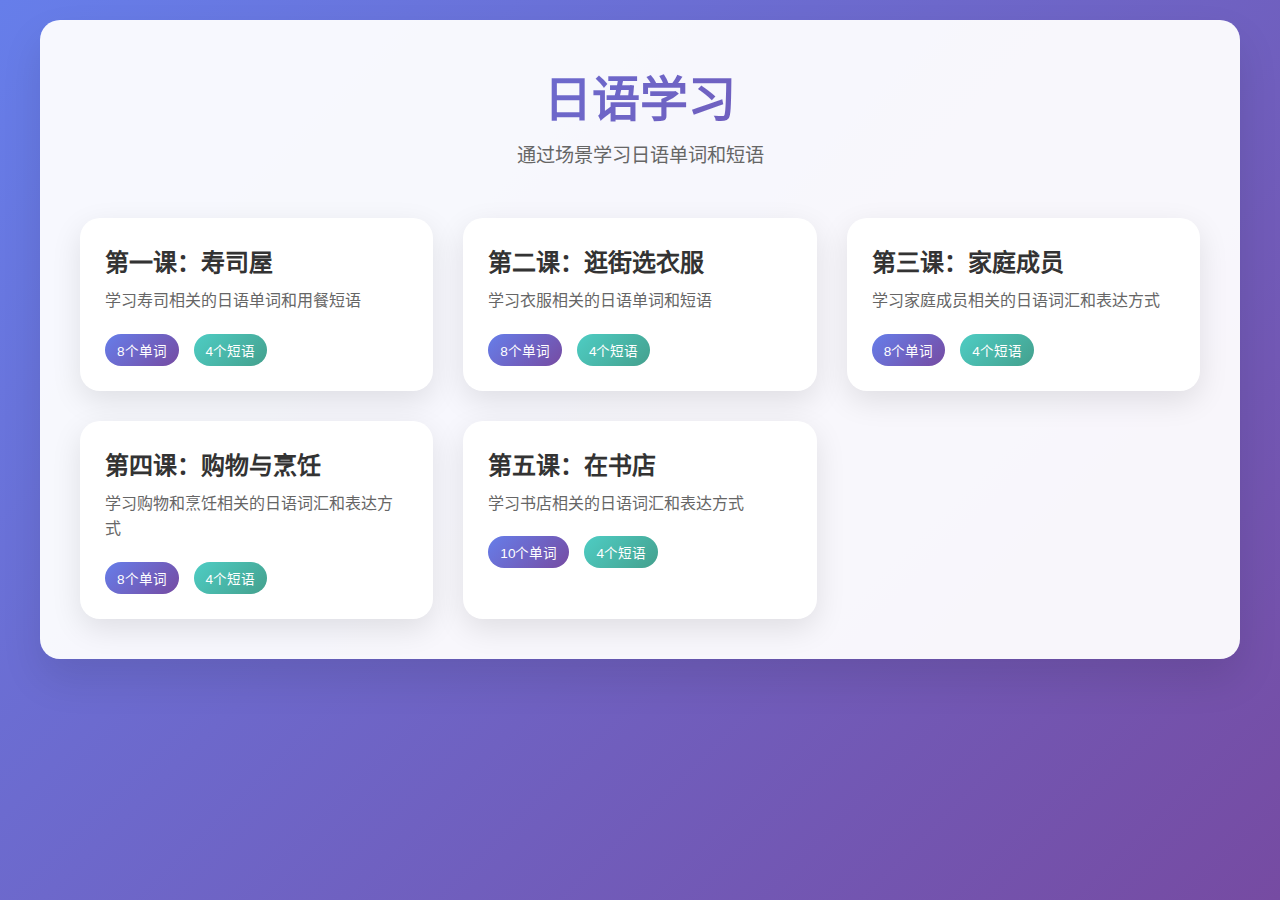
<file: index.html>
<!DOCTYPE html>
<html lang="zh-CN">
<head>
    <meta charset="UTF-8">
    <meta name="viewport" content="width=device-width, initial-scale=1.0">
    <title>日语学习 - 课程索引</title>
    <link rel="stylesheet" href="css/index.css">
</head>
<body>
    <div class="container">
        <header class="header">
            <h1>日语学习</h1>
            <p>通过场景学习日语单词和短语</p>
        </header>
        
        <main class="lessons-grid">
            <div class="lesson-card" onclick="window.location.href='lesson/lesson1.html'">
                <div class="lesson-content">
                    <h3>第一课：寿司屋</h3>
                    <p>学习寿司相关的日语单词和用餐短语</p>
                    <div class="lesson-stats">
                        <span class="word-count">8个单词</span>
                        <span class="phrase-count">4个短语</span>
                    </div>
                </div>
            </div>
            
            <div class="lesson-card" onclick="window.location.href='lesson/lesson2.html'">
                <div class="lesson-content">
                    <h3>第二课：逛街选衣服</h3>
                    <p>学习衣服相关的日语单词和短语</p>
                    <div class="lesson-stats">
                        <span class="word-count">8个单词</span>
                        <span class="phrase-count">4个短语</span>
                    </div>
                </div>
            </div>
            
            <div class="lesson-card" onclick="window.location.href='lesson/lesson3.html'">
                <div class="lesson-content">
                    <h3>第三课：家庭成员</h3>
                    <p>学习家庭成员相关的日语词汇和表达方式</p>
                    <div class="lesson-stats">
                        <span class="word-count">8个单词</span>
                        <span class="phrase-count">4个短语</span>
                    </div>
                </div>
            </div>
            
            <div class="lesson-card" onclick="window.location.href='lesson/lesson4.html'">
                <div class="lesson-content">
                    <h3>第四课：购物与烹饪</h3>
                    <p>学习购物和烹饪相关的日语词汇和表达方式</p>
                    <div class="lesson-stats">
                        <span class="word-count">8个单词</span>
                        <span class="phrase-count">4个短语</span>
                    </div>
                </div>
            </div>
            
            <div class="lesson-card" onclick="window.location.href='lesson/lesson5.html'">
                <div class="lesson-content">
                    <h3>第五课：在书店</h3>
                    <p>学习书店相关的日语词汇和表达方式</p>
                    <div class="lesson-stats">
                        <span class="word-count">10个单词</span>
                        <span class="phrase-count">4个短语</span>
                    </div>
                </div>
            </div>
        </main>
    </div>
</body>
</html>
</file>
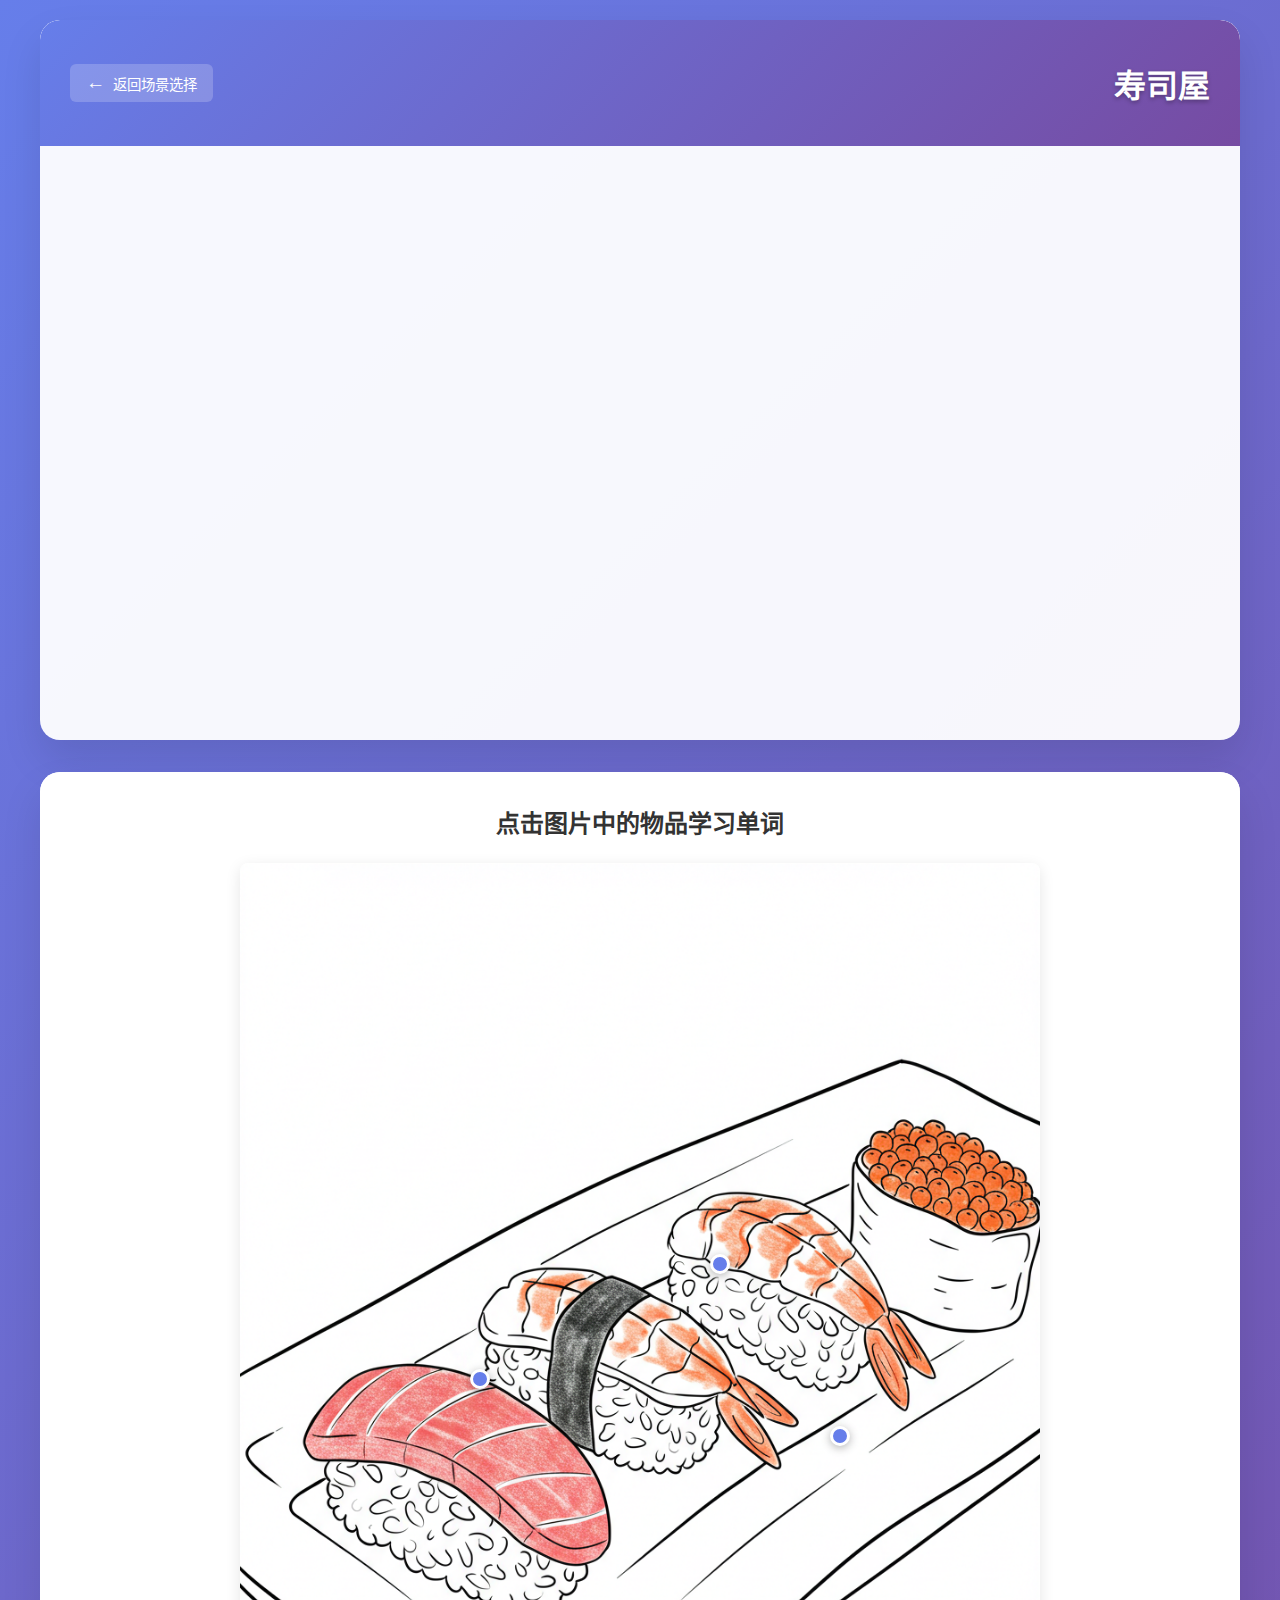
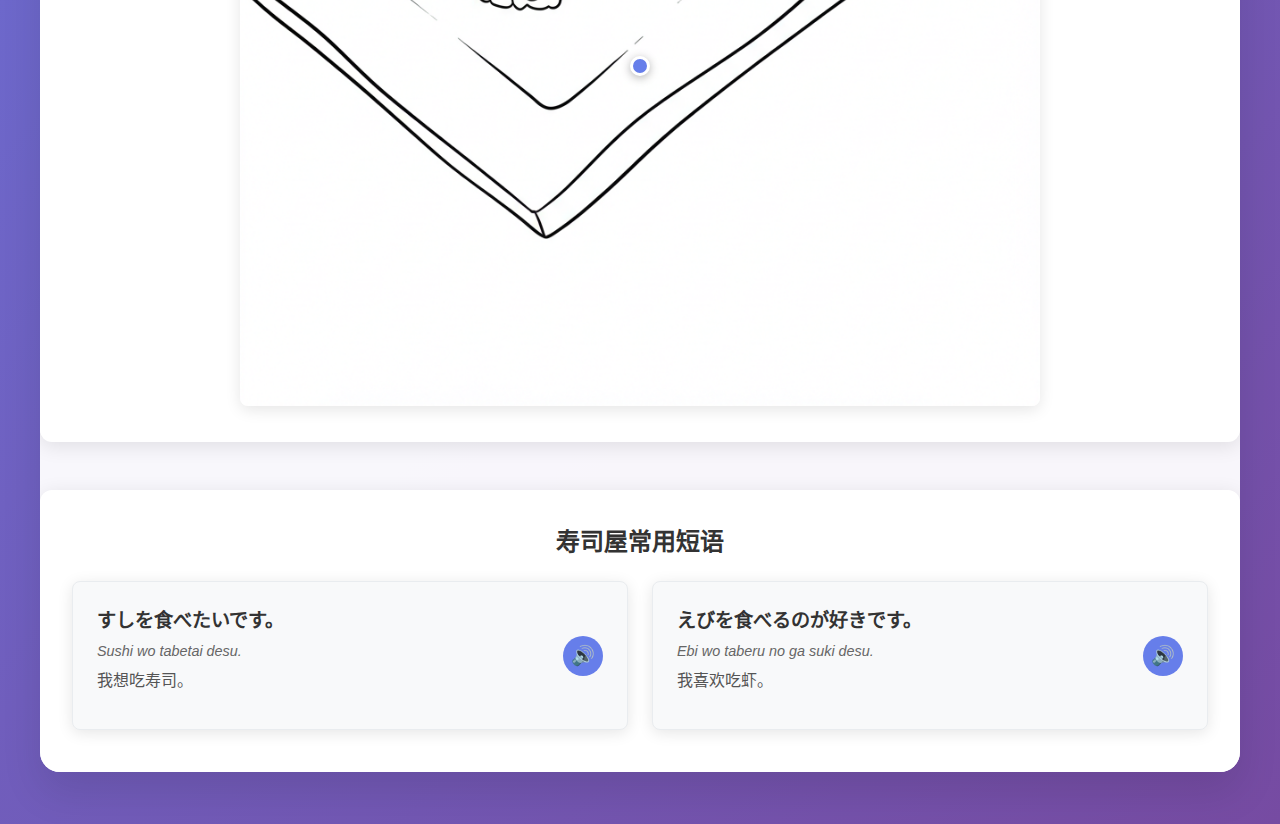
<file: lesson.html>
<!DOCTYPE html>
<html lang="zh-CN">
<head>
    <meta charset="UTF-8">
    <meta name="viewport" content="width=device-width, initial-scale=1.0">
    <title>寿司屋 - 日语学习</title>
    <link rel="stylesheet" href="css/main.css">
    <link rel="stylesheet" href="css/lesson.css">
</head>
<body>
    <header class="header">
        <div class="container">
            <div class="lesson-header">
                <button class="back-btn" onclick="goBack()">
                    <span class="back-icon">←</span>
                    返回场景选择
                </button>
                <h1 class="lesson-title">寿司屋</h1>
            </div>
        </div>
    </header>

    <main class="lesson-main">
        <div class="container">
            <!-- 场景图片学习区域 -->
            <section class="scene-section">
                <h2 class="section-title">点击图片中的物品学习单词</h2>
                <div class="scene-container">
                    <div class="scene-image-wrapper">
                        <img src="assets/images/01sushi/sushi.png" alt="寿司屋场景" class="scene-image" id="scene-image">
                        
                        <!-- 单词热点区域 -->
                        <!-- sushi - 指向盘子 -->
                        <div class="word-hotspot" data-word="sushi" style="left: 50%; top: 70%;">
                            <div class="hotspot-dot"></div>
                            <div class="hotspot-label">すし</div>
                        </div>
                        
                        <!-- maguro - 指向金枪鱼寿司 -->
                        <div class="word-hotspot" data-word="maguro" style="left: 30%; top: 45%;">
                            <div class="hotspot-dot"></div>
                            <div class="hotspot-label">まぐろ</div>
                        </div>
                        
                        <!-- ebi - 指向虾寿司 -->
                        <div class="word-hotspot" data-word="ebi" style="left: 60%; top: 35%;">
                            <div class="hotspot-dot"></div>
                            <div class="hotspot-label">えび</div>
                        </div>
                        
                        <!-- ikura - 指向鱼子寿司 -->
                        <div class="word-hotspot" data-word="ikura" style="left: 75%; top: 50%;">
                            <div class="hotspot-dot"></div>
                            <div class="hotspot-label">いくら</div>
                        </div>
                    </div>
                </div>
            </section>

            <!-- 短语学习区域 -->
            <section class="phrases-section">
                <h2 class="section-title">寿司屋常用短语</h2>
                <div class="phrases-grid">
                    <div class="phrase-card" data-phrase="phrase1">
                        <div class="phrase-content">
                            <div class="phrase-japanese">すしを食べたいです。</div>
                            <div class="phrase-romaji">Sushi wo tabetai desu.</div>
                            <div class="phrase-chinese">我想吃寿司。</div>
                        </div>
                        <button class="phrase-audio-btn" onclick="playPhraseAudio('phrase1')">
                            <span class="audio-icon">🔊</span>
                        </button>
                    </div>
                    
                    <div class="phrase-card" data-phrase="phrase2">
                        <div class="phrase-content">
                            <div class="phrase-japanese">えびを食べるのが好きです。</div>
                            <div class="phrase-romaji">Ebi wo taberu no ga suki desu.</div>
                            <div class="phrase-chinese">我喜欢吃虾。</div>
                        </div>
                        <button class="phrase-audio-btn" onclick="playPhraseAudio('phrase2')">
                            <span class="audio-icon">🔊</span>
                        </button>
                    </div>
                </div>
            </section>
        </div>
    </main>

    <!-- 单词详情弹窗 -->
    <div class="word-modal" id="word-modal">
        <div class="modal-content">
            <div class="modal-header">
                <h3 class="modal-title" id="modal-title">单词详情</h3>
                <button class="modal-close" onclick="closeWordModal()">&times;</button>
            </div>
            <div class="modal-body">
                <div class="word-details">
                    <div class="word-main">
                        <div class="word-kanji" id="word-kanji">鮪</div>
                        <div class="word-kana" id="word-kana">まぐろ</div>
                        <div class="word-romaji" id="word-romaji">maguro</div>
                    </div>
                    <div class="word-info">
                        <div class="word-pos" id="word-pos">名词</div>
                        <div class="word-meaning" id="word-meaning">金枪鱼</div>
                    </div>
                    <div class="word-example">
                        <div class="example-label">例句：</div>
                        <div class="example-japanese" id="example-japanese">まぐろの刺身が好きです。</div>
                        <div class="example-romaji" id="example-romaji">Maguro no sashimi ga suki desu.</div>
                        <div class="example-chinese" id="example-chinese">我喜欢金枪鱼刺身。</div>
                    </div>
                    <div class="word-actions">
                        <button class="audio-btn" onclick="playWordAudio()">
                            <span class="audio-icon">🔊</span>
                            播放发音
                        </button>
                    </div>
                </div>
            </div>
        </div>
    </div>

    <!-- 背景遮罩 -->
    <div class="modal-overlay" id="modal-overlay" onclick="closeWordModal()"></div>

    <script src="js/lesson.js"></script>
</body>
</html>
</file>
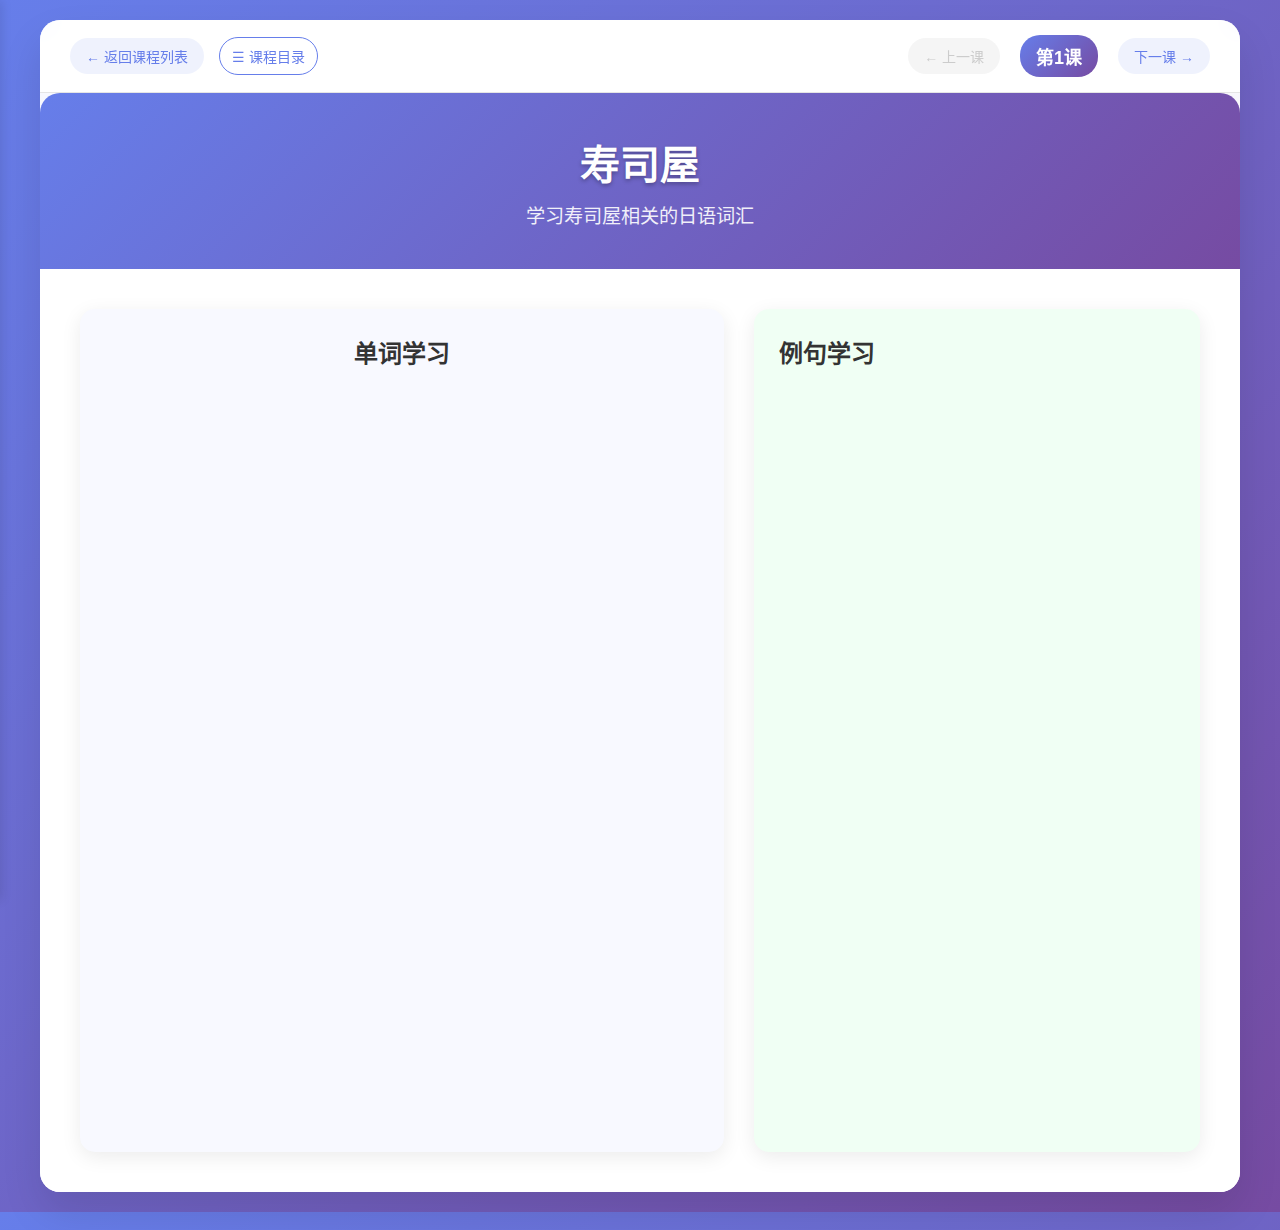
<file: lesson1.html>
<!DOCTYPE html>
<html lang="zh-CN">
<head>
    <meta charset="UTF-8">
    <meta name="viewport" content="width=device-width, initial-scale=1.0">
    <title>第一课：寿司店 - 日语学习</title>
    <link rel="stylesheet" href="css/main.css">
</head>
<body>
    <div class="container">
        <!-- 课程导航 -->
        <div class="lesson-navigation">
            <div class="nav-left">
                <a href="index.html" class="back-link">← 返回课程列表</a>
                <button id="sidebar-toggle" class="sidebar-toggle">☰ 课程目录</button>
            </div>
            <div class="nav-center">
                <span class="nav-arrow prev-lesson disabled">← 上一课</span>
                <span class="lesson-number">第1课</span>
                <a href="lesson2.html" class="nav-arrow next-lesson">下一课 →</a>
            </div>
        </div>
        
        <!-- 侧边栏 -->
        <div id="sidebar" class="sidebar">
            <div class="sidebar-header">
                <h3>课程目录</h3>
                <button id="sidebar-close" class="sidebar-close">×</button>
            </div>
            <div class="sidebar-content">
                <a href="lesson1.html" class="sidebar-item active">第1课 - 寿司屋</a>
                <a href="lesson2.html" class="sidebar-item">第2课 - 逛街选衣服</a>
            </div>
        </div>
        
        <!-- 课程标题区域 -->
        <div class="lesson-header">
            <h1 class="lesson-title" id="lesson-title">寿司屋</h1>
            <p class="lesson-description" id="lesson-description">学习寿司屋相关的日语词汇</p>
        </div>

        <!-- 学习区域 -->
        <div class="learning-section">
            <!-- 单词学习区域 -->
            <div class="words-area">
                <h2>单词学习</h2>
                <div id="words-list" class="words-grid">
                    <!-- 单词卡片将通过JavaScript动态生成 -->
                </div>
            </div>

            <!-- 短语展示区域 -->
            <div class="phrases-area">
                <h2>例句学习</h2>
                <div id="phrases-list" class="phrases-list">
                    <!-- 短语将通过JavaScript动态生成 -->
                </div>
            </div>
        </div>
    </div>

    <!-- 悬停提示框 -->
    <div id="hover-tooltip" class="tooltip">
        <div class="tooltip-content">
            <div class="japanese"></div>
            <div class="chinese"></div>
        </div>
    </div>

    <script src="js/lesson1-init.js"></script>
    <script src="js/main.js"></script>
</body>
</html>
</file>
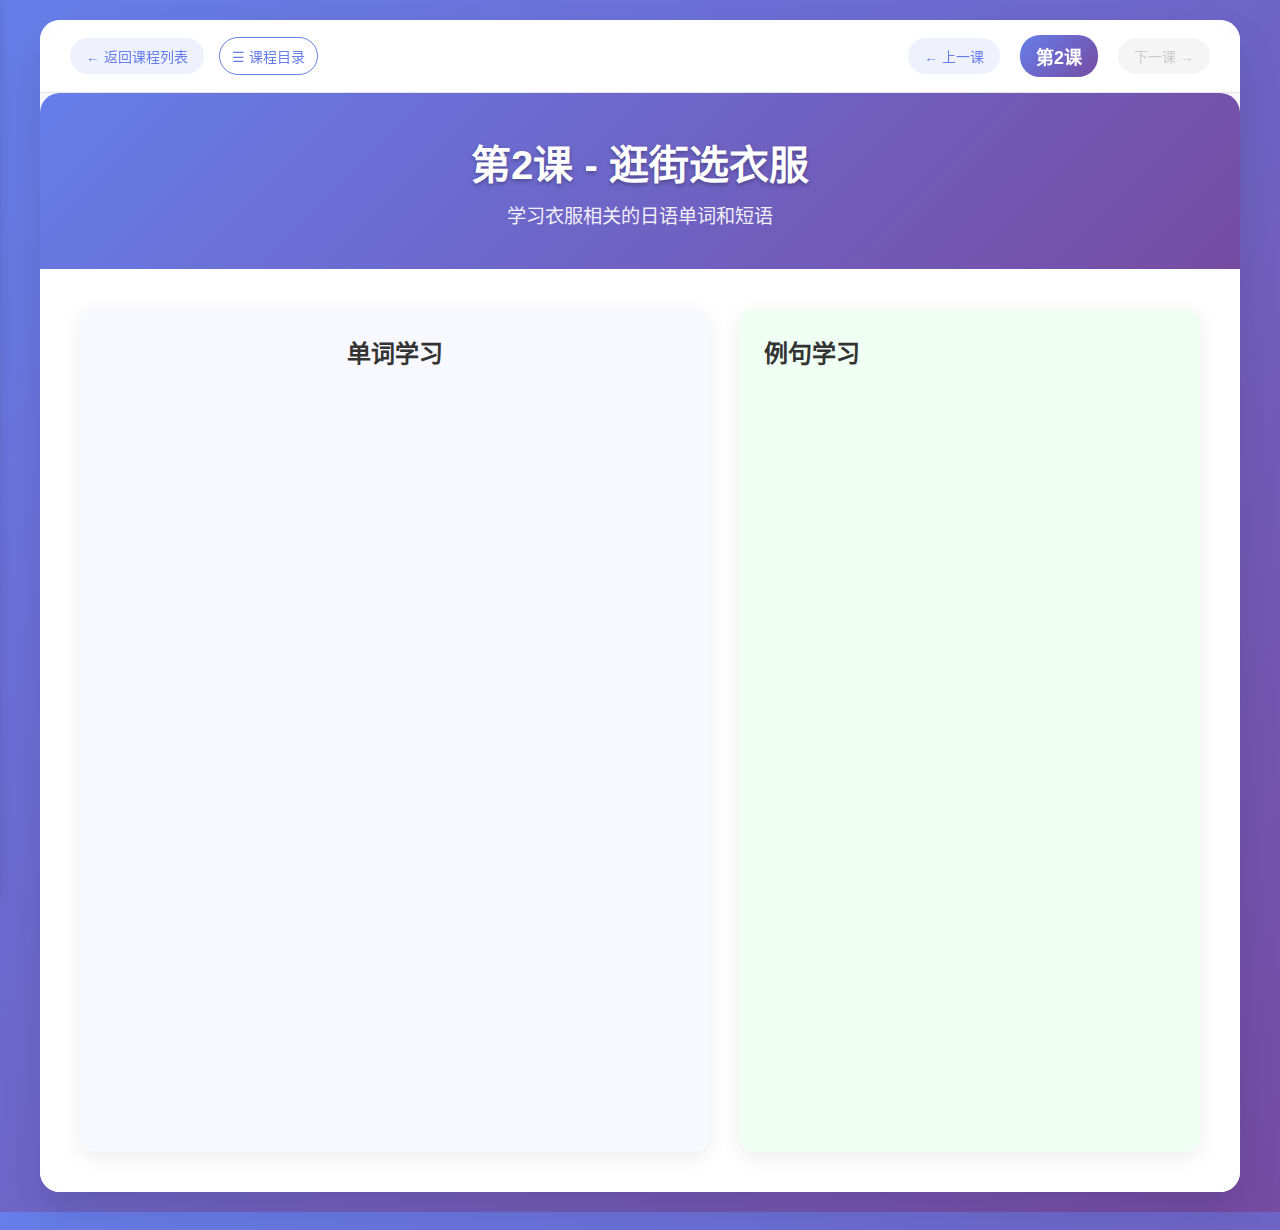
<file: lesson2.html>
<!DOCTYPE html>
<html lang="zh-CN">
<head>
    <meta charset="UTF-8">
    <meta name="viewport" content="width=device-width, initial-scale=1.0">
    <title>第2课：逛街选衣服 - 日语学习</title>
    <link rel="stylesheet" href="css/main.css">
</head>
<body>
    <div class="container">
        <!-- 课程导航 -->
        <div class="lesson-navigation">
            <div class="nav-left">
                <a href="index.html" class="back-link">← 返回课程列表</a>
                <button id="sidebar-toggle" class="sidebar-toggle">☰ 课程目录</button>
            </div>
            <div class="nav-center">
                <a href="lesson1.html" class="nav-arrow prev-lesson">← 上一课</a>
                <span class="lesson-number">第2课</span>
                <span class="nav-arrow next-lesson disabled">下一课 →</span>
            </div>
        </div>
        
        <!-- 侧边栏 -->
        <div id="sidebar" class="sidebar">
            <div class="sidebar-header">
                <h3>课程目录</h3>
                <button id="sidebar-close" class="sidebar-close">×</button>
            </div>
            <div class="sidebar-content">
                <a href="lesson1.html" class="sidebar-item">第1课 - 寿司屋</a>
                <a href="lesson2.html" class="sidebar-item active">第2课 - 逛街选衣服</a>
            </div>
        </div>
        
        <!-- 课程标题区域 -->
        <div class="lesson-header">
            <h1 class="lesson-title" id="lesson-title">第2课 - 逛街选衣服</h1>
            <p class="lesson-description" id="lesson-description">学习衣服相关的日语单词和短语</p>
        </div>

        <!-- 学习区域 -->
        <div class="learning-section">
            <!-- 单词学习区域 -->
            <div class="words-area">
                <h2>单词学习</h2>
                <div id="words-list" class="words-grid">
                    <!-- 单词卡片将通过JavaScript动态生成 -->
                </div>
            </div>

            <!-- 短语展示区域 -->
            <div class="phrases-area">
                <h2>例句学习</h2>
                <div id="phrases-list" class="phrases-list">
                    <!-- 短语将通过JavaScript动态生成 -->
                </div>
            </div>
        </div>
    </div>

    <!-- 悬停提示框 -->
    <div id="hover-tooltip" class="tooltip">
        <div class="tooltip-content">
            <div class="japanese"></div>
            <div class="chinese"></div>
        </div>
    </div>

    <script src="js/lesson2-init.js"></script>
    <script src="js/main.js"></script>
</body>
</html>
</file>
<file: css/index.css>
/* 基础样式 */
* {
    margin: 0;
    padding: 0;
    box-sizing: border-box;
}

body {
    font-family: 'Segoe UI', Tahoma, Geneva, Verdana, sans-serif;
    background: linear-gradient(135deg, #667eea 0%, #764ba2 100%);
    min-height: 100vh;
    padding: 20px;
}

.container {
    max-width: 1200px;
    margin: 0 auto;
    background: rgba(255, 255, 255, 0.95);
    border-radius: 20px;
    box-shadow: 0 20px 40px rgba(0, 0, 0, 0.1);
    overflow: hidden;
    padding: 40px;
}

/* 头部样式 */
.header {
    text-align: center;
    margin-bottom: 50px;
}

.header h1 {
    font-size: 3rem;
    color: #333;
    margin-bottom: 10px;
    font-weight: 700;
    background: linear-gradient(135deg, #667eea 0%, #764ba2 100%);
    -webkit-background-clip: text;
    -webkit-text-fill-color: transparent;
    background-clip: text;
}

.header p {
    font-size: 1.2rem;
    color: #666;
    font-weight: 400;
}

/* 课程网格 */
.lessons-grid {
    display: grid;
    grid-template-columns: repeat(auto-fit, minmax(300px, 1fr));
    gap: 30px;
    margin-top: 40px;
}

/* 课程卡片 */
.lesson-card {
    background: white;
    border-radius: 20px;
    overflow: hidden;
    box-shadow: 0 10px 30px rgba(0, 0, 0, 0.1);
    transition: all 0.3s ease;
    cursor: pointer;
    position: relative;
}

.lesson-card:hover {
    transform: translateY(-10px);
    box-shadow: 0 20px 50px rgba(0, 0, 0, 0.15);
}

.lesson-card.coming-soon {
    opacity: 0.7;
    cursor: not-allowed;
}

.lesson-card.coming-soon:hover {
    transform: none;
    box-shadow: 0 10px 30px rgba(0, 0, 0, 0.1);
}

/* 课程图片 */
.lesson-image {
    height: 200px;
    overflow: hidden;
    position: relative;
}

.lesson-image img {
    width: 100%;
    height: 100%;
    object-fit: cover;
    transition: transform 0.3s ease;
}

.lesson-card:hover .lesson-image img {
    transform: scale(1.05);
}

.lesson-image .placeholder {
    width: 100%;
    height: 100%;
    background: linear-gradient(135deg, #f5f7fa 0%, #c3cfe2 100%);
    display: flex;
    align-items: center;
    justify-content: center;
    font-size: 1.1rem;
    color: #666;
    font-weight: 500;
}

/* 课程内容 */
.lesson-content {
    padding: 25px;
}

.lesson-content h3 {
    font-size: 1.5rem;
    color: #333;
    margin-bottom: 10px;
    font-weight: 600;
}

.lesson-content p {
    color: #666;
    font-size: 1rem;
    line-height: 1.6;
    margin-bottom: 20px;
}

/* 课程统计 */
.lesson-stats {
    display: flex;
    gap: 15px;
}

.lesson-stats span {
    background: linear-gradient(135deg, #667eea 0%, #764ba2 100%);
    color: white;
    padding: 6px 12px;
    border-radius: 20px;
    font-size: 0.85rem;
    font-weight: 500;
}

.lesson-stats .phrase-count {
    background: linear-gradient(135deg, #4ecdc4 0%, #44a08d 100%);
}

/* 响应式设计 */
@media (max-width: 768px) {
    body {
        padding: 15px;
    }
    
    .container {
        margin: 5px;
        padding: 25px;
        border-radius: 15px;
    }
    
    .header {
        margin-bottom: 40px;
    }
    
    .header h1 {
        font-size: 2.5rem;
        margin-bottom: 12px;
    }
    
    .header p {
        font-size: 1.1rem;
    }
    
    .lessons-grid {
        grid-template-columns: 1fr;
        gap: 25px;
        margin-top: 30px;
    }
    
    .lesson-card {
        border-radius: 15px;
    }
    
    .lesson-image {
        height: 180px;
    }
    
    .lesson-content {
        padding: 22px;
    }
    
    .lesson-content h3 {
        font-size: 1.4rem;
        margin-bottom: 12px;
    }
    
    .lesson-content p {
        font-size: 1rem;
        margin-bottom: 18px;
        line-height: 1.5;
    }
    
    .lesson-stats {
        gap: 12px;
        flex-wrap: wrap;
        justify-content: center;
    }
    
    .lesson-stats span {
        font-size: 0.9rem;
        padding: 8px 14px;
    }
}

@media (max-width: 480px) {
    body {
        padding: 10px;
        font-size: 16px;
    }
    
    .container {
        margin: 0;
        padding: 20px;
        border-radius: 12px;
    }
    
    .header {
        margin-bottom: 35px;
    }
    
    .header h1 {
        font-size: 2.2rem;
        margin-bottom: 10px;
        line-height: 1.2;
    }
    
    .header p {
        font-size: 1rem;
        line-height: 1.4;
    }
    
    .lessons-grid {
        gap: 20px;
        margin-top: 25px;
    }
    
    .lesson-card {
        border-radius: 12px;
        box-shadow: 0 8px 25px rgba(0, 0, 0, 0.12);
    }
    
    .lesson-image {
        height: 160px;
    }
    
    .lesson-content {
        padding: 20px;
    }
    
    .lesson-content h3 {
        font-size: 1.3rem;
        margin-bottom: 10px;
        line-height: 1.3;
    }
    
    .lesson-content p {
        font-size: 0.95rem;
        margin-bottom: 16px;
        line-height: 1.5;
    }
    
    .lesson-stats {
        flex-direction: column;
        gap: 10px;
        align-items: center;
    }
    
    .lesson-stats span {
        text-align: center;
        font-size: 0.85rem;
        padding: 7px 12px;
        min-width: 120px;
    }
}

/* 超小屏设备优化 */
@media (max-width: 360px) {
    .container {
        padding: 15px;
    }
    
    .header h1 {
        font-size: 2rem;
    }
    
    .header p {
        font-size: 0.95rem;
    }
    
    .lesson-content {
        padding: 18px;
    }
    
    .lesson-content h3 {
        font-size: 1.2rem;
    }
    
    .lesson-content p {
        font-size: 0.9rem;
    }
    
    .lesson-stats span {
        font-size: 0.8rem;
        padding: 6px 10px;
        min-width: 110px;
    }
}
</file>
<file: css/main.css>
/* 基础样式 */
* {
    margin: 0;
    padding: 0;
    box-sizing: border-box;
}

body {
    font-family: 'Segoe UI', Tahoma, Geneva, Verdana, sans-serif;
    background: linear-gradient(135deg, #667eea 0%, #764ba2 100%);
    min-height: 100vh;
    padding: 20px;
}

.container {
    max-width: 1200px;
    margin: 0 auto;
    background: rgba(255, 255, 255, 0.95);
    border-radius: 20px;
    box-shadow: 0 20px 40px rgba(0, 0, 0, 0.1);
    overflow: hidden;
    display: flex;
    flex-direction: column;
    min-height: 80vh;
    position: relative;
}

/* 课程导航栏 */
.lesson-navigation {
    display: flex;
    justify-content: space-between;
    align-items: center;
    padding: 15px 30px;
    background: rgba(255, 255, 255, 0.95);
    border-bottom: 1px solid rgba(0, 0, 0, 0.1);
    backdrop-filter: blur(10px);
}

.nav-left {
    display: flex;
    align-items: center;
    gap: 15px;
}

.back-link {
    display: inline-flex;
    align-items: center;
    padding: 8px 16px;
    background: rgba(102, 126, 234, 0.1);
    color: #667eea;
    text-decoration: none;
    border-radius: 20px;
    font-weight: 500;
    transition: all 0.3s ease;
    font-size: 14px;
}

.back-link:hover {
    background: rgba(102, 126, 234, 0.2);
    transform: translateY(-1px);
}

.sidebar-toggle {
    background: none;
    border: 1px solid #667eea;
    color: #667eea;
    padding: 8px 12px;
    border-radius: 20px;
    cursor: pointer;
    font-size: 14px;
    transition: all 0.3s ease;
}

.sidebar-toggle:hover {
    background: #667eea;
    color: white;
}

.nav-center {
    display: flex;
    align-items: center;
    gap: 20px;
}

.lesson-number {
    font-size: 18px;
    font-weight: 600;
    color: #333;
    padding: 8px 16px;
    background: linear-gradient(135deg, #667eea, #764ba2);
    color: white;
    border-radius: 20px;
}

.nav-arrow {
    padding: 8px 16px;
    border-radius: 20px;
    text-decoration: none;
    font-weight: 500;
    transition: all 0.3s ease;
    font-size: 14px;
}

.nav-arrow:not(.disabled) {
    color: #667eea;
    background: rgba(102, 126, 234, 0.1);
}

.nav-arrow:not(.disabled):hover {
    background: rgba(102, 126, 234, 0.2);
    transform: translateY(-1px);
}

.nav-arrow.disabled {
    color: #ccc;
    background: #f5f5f5;
    cursor: not-allowed;
}

/* 侧边栏 */
.sidebar {
    position: fixed;
    top: 0;
    left: -300px;
    width: 300px;
    height: 100vh;
    background: white;
    box-shadow: 2px 0 10px rgba(0, 0, 0, 0.1);
    transition: left 0.3s ease;
    z-index: 1000;
    display: flex;
    flex-direction: column;
}

.sidebar.active {
    left: 0;
}

.sidebar-header {
    padding: 20px;
    background: linear-gradient(135deg, #667eea, #764ba2);
    color: white;
    display: flex;
    justify-content: space-between;
    align-items: center;
}

.sidebar-header h3 {
    margin: 0;
    font-size: 18px;
}

.sidebar-close {
    background: none;
    border: none;
    color: white;
    font-size: 24px;
    cursor: pointer;
    padding: 0;
    width: 30px;
    height: 30px;
    display: flex;
    align-items: center;
    justify-content: center;
    border-radius: 50%;
    transition: background 0.3s ease;
}

.sidebar-close:hover {
    background: rgba(255, 255, 255, 0.2);
}

.sidebar-content {
    flex: 1;
    padding: 20px 0;
}

.sidebar-item {
    display: block;
    padding: 15px 20px;
    color: #333;
    text-decoration: none;
    transition: all 0.3s ease;
    border-left: 4px solid transparent;
}

.sidebar-item:hover {
    background: #f8f9ff;
    border-left-color: #667eea;
}

.sidebar-item.active {
    background: #f8f9ff;
    border-left-color: #667eea;
    color: #667eea;
    font-weight: 600;
}

/* 课程标题区域 */
.lesson-header {
    background: linear-gradient(135deg, #667eea 0%, #764ba2 100%);
    color: white;
    padding: 40px 30px;
    text-align: center;
    border-radius: 20px 20px 0 0;
}

.lesson-title {
    font-size: 2.5rem;
    font-weight: 700;
    margin-bottom: 10px;
    text-shadow: 0 2px 4px rgba(0, 0, 0, 0.3);
}

.lesson-description {
    font-size: 1.2rem;
    opacity: 0.9;
    font-weight: 300;
}

/* 热点区域 */
.hotspot {
    position: absolute;
    width: 30px;
    height: 30px;
    background: rgba(102, 126, 234, 0.8);
    border: 3px solid white;
    border-radius: 50%;
    cursor: pointer;
    transition: all 0.3s ease;
    animation: pulse 2s infinite;
}

.hotspot:hover {
    background: rgba(102, 126, 234, 1);
    transform: scale(1.2);
    animation: none;
}

@keyframes pulse {
    0% {
        box-shadow: 0 0 0 0 rgba(102, 126, 234, 0.7);
    }
    70% {
        box-shadow: 0 0 0 10px rgba(102, 126, 234, 0);
    }
    100% {
        box-shadow: 0 0 0 0 rgba(102, 126, 234, 0);
    }
}

/* 学习区域 - 全屏显示 */
.learning-section {
    flex: 1;
    display: flex;
    gap: 30px;
    padding: 40px;
    background: white;
    min-height: 60vh;
}

/* 单词学习区域 */
.words-area {
    flex: 1.5;
    background: #f8f9ff;
    border-radius: 15px;
    padding: 25px;
    box-shadow: 0 5px 20px rgba(0, 0, 0, 0.08);
}

.words-area h2 {
    color: #333;
    font-size: 24px;
    margin-bottom: 20px;
    font-weight: 600;
    text-align: center;
}

.words-grid {
    display: grid;
    grid-template-columns: repeat(auto-fit, minmax(250px, 1fr));
    gap: 15px;
}

.word-card {
    background: white;
    border-radius: 12px;
    padding: 12px; /* 减少内边距 */
    box-shadow: 0 3px 15px rgba(0, 0, 0, 0.1);
    transition: all 0.3s ease;
    border-left: 4px solid #667eea;
    cursor: pointer;
    position: relative;
    overflow: hidden;
}

.word-card::before {
    content: '';
    position: absolute;
    top: 0;
    left: 0;
    right: 0;
    bottom: 0;
    background: linear-gradient(45deg, transparent, rgba(102, 126, 234, 0.1), transparent);
    transform: translateX(-100%);
    transition: transform 0.6s ease;
}

.word-card:hover {
    transform: translateY(-3px);
    box-shadow: 0 8px 25px rgba(0, 0, 0, 0.15);
}

.word-card:hover::before {
    transform: translateX(100%);
}

.word-card.active {
    border-left-color: #ff6b6b;
    background: #fff5f5;
    transform: translateY(-2px);
    box-shadow: 0 10px 30px rgba(255, 107, 107, 0.2);
}

.word-card.active::before {
    background: linear-gradient(45deg, transparent, rgba(255, 107, 107, 0.1), transparent);
}

.word-japanese {
    font-size: 1.4rem; /* 稍微减小 */
    font-weight: 700;
    color: #333;
    margin-bottom: 4px; /* 减少间距 */
}

.word-hiragana {
    font-size: 1rem;
    color: #667eea;
    font-weight: 500;
    margin-left: 8px;
    opacity: 0.8;
}

.word-romaji {
    font-size: 0.9rem; /* 减小字体 */
    color: #667eea;
    margin-bottom: 4px; /* 减少间距 */
    font-weight: 500;
}

.word-meaning {
    font-size: 0.9rem; /* 减小字体 */
    color: #333;
    margin-bottom: 3px; /* 减少间距 */
    font-weight: 500;
}

.word-part-of-speech {
    font-size: 0.75rem; /* 减小字体 */
    color: #888;
    background: #f0f0f0;
    padding: 1px 6px; /* 减少内边距 */
    border-radius: 12px;
    display: inline-block;
}

/* 短语展示区域 */
.phrases-area {
    flex: 1;
    background: #f0fff4;
    border-radius: 15px;
    padding: 25px;
    box-shadow: 0 5px 20px rgba(0, 0, 0, 0.08);
}

.phrases-area h2 {
    color: #333;
    font-size: 24px;
    margin-bottom: 20px;
    font-weight: 600;
}

.phrases-list {
    display: flex;
    flex-direction: column;
    gap: 12px;
}

.phrase-card {
    background: white;
    border-radius: 12px;
    padding: 18px;
    margin-bottom: 10px;
    box-shadow: 0 3px 15px rgba(0, 0, 0, 0.1);
    transition: all 0.3s ease;
    cursor: pointer;
    position: relative;
    overflow: hidden;
    border-left: 4px solid #4ecdc4;
}

.phrase-card::before {
    content: '';
    position: absolute;
    top: 0;
    left: 0;
    right: 0;
    bottom: 0;
    background: linear-gradient(45deg, transparent, rgba(78, 205, 196, 0.1), transparent);
    transform: translateX(-100%);
    transition: transform 0.6s ease;
}

.phrase-card:hover {
    transform: translateY(-3px);
    box-shadow: 0 8px 25px rgba(0, 0, 0, 0.15);
}

.phrase-card:hover::before {
    transform: translateX(100%);
}

.phrase-card.active {
    border-left-color: #ff9f43;
    background: #fff8f0;
    transform: translateY(-2px);
    box-shadow: 0 10px 30px rgba(255, 159, 67, 0.2);
}

.phrase-card.active::before {
    background: linear-gradient(45deg, transparent, rgba(255, 159, 67, 0.1), transparent);
}

.phrase-japanese {
    font-size: 22px; /* 增大字体 */
    font-weight: bold;
    color: #333;
    margin-bottom: 12px; /* 增加间距 */
    line-height: 1.6;
    word-break: keep-all;
    overflow-wrap: break-word;
    white-space: normal;
}

.phrase-romaji {
    font-size: 16px; /* 增大字体 */
    color: #666;
    font-style: italic;
    margin-bottom: 12px; /* 增加间距 */
    line-height: 1.5;
    word-break: keep-all;
    overflow-wrap: break-word;
    white-space: normal;
}

.phrase-chinese {
    font-size: 16px; /* 增大字体 */
    color: #007bff;
    font-weight: 500;
    margin-bottom: 12px;
    line-height: 1.6;
    word-break: keep-all;
    overflow-wrap: break-word;
    white-space: normal;
}

.phrase-tip {
    font-size: 14px;
    line-height: 1.5;
    margin-top: 8px;
    word-break: keep-all;
    overflow-wrap: break-word;
    white-space: normal;
    color: #666;
    font-style: normal;
}

/* 悬停提示框 */
.tooltip {
    position: absolute;
    background: rgba(0, 0, 0, 0.9);
    color: white;
    padding: 10px 15px;
    border-radius: 8px;
    font-size: 14px;
    pointer-events: none;
    z-index: 1000;
    opacity: 0;
    transition: opacity 0.3s ease;
    max-width: 200px;
}

.tooltip.show {
    opacity: 1;
}

.tooltip-content .japanese {
    font-size: 16px;
    font-weight: 600;
    margin-bottom: 3px;
}

.tooltip-content .romaji {
    font-size: 13px;
    color: #aaa;
    font-style: italic;
    margin-bottom: 3px;
}

.tooltip-content .chinese {
    font-size: 14px;
    color: #ccc;
}

/* 加载动画 */
.loading {
    display: flex;
    justify-content: center;
    align-items: center;
    height: 200px;
    font-size: 16px;
    color: #666;
}

.loading::after {
    content: '';
    width: 20px;
    height: 20px;
    border: 2px solid #f3f3f3;
    border-top: 2px solid #667eea;
    border-radius: 50%;
    animation: spin 1s linear infinite;
    margin-left: 10px;
}

@keyframes spin {
    0% { transform: rotate(0deg); }
    100% { transform: rotate(360deg); }
}

/* 淡入动画 */
.fade-in {
    animation: fadeIn 0.5s ease-in;
}

@keyframes fadeIn {
    from { opacity: 0; transform: translateY(20px); }
    to { opacity: 1; transform: translateY(0); }
}

/* 脉冲动画 */
.pulse {
    animation: pulse 2s infinite;
}

@keyframes pulse {
    0% { transform: scale(1); }
    50% { transform: scale(1.05); }
    100% { transform: scale(1); }
}

/* 成功反馈动画 */
.success-feedback {
    animation: successPop 0.6s ease-out;
}

@keyframes successPop {
    0% { transform: scale(1); }
    50% { transform: scale(1.1); background-color: #52c41a; }
    100% { transform: scale(1); }
}

/* 点击波纹效果 */
.ripple {
    position: relative;
    overflow: hidden;
}

.ripple::after {
    content: '';
    position: absolute;
    top: 50%;
    left: 50%;
    width: 0;
    height: 0;
    border-radius: 50%;
    background: rgba(255, 255, 255, 0.6);
    transform: translate(-50%, -50%);
    animation: rippleEffect 0.6s ease-out;
}

@keyframes rippleEffect {
    to {
        width: 300px;
        height: 300px;
        opacity: 0;
    }
}

/* 热点样式 */
.hotspot {
    position: absolute;
    width: 20px;
    height: 20px;
    background: #ff6b6b;
    border: 3px solid white;
    border-radius: 50%;
    cursor: pointer;
    transform: translate(-50%, -50%);
    z-index: 10;
    transition: all 0.3s ease;
    box-shadow: 0 2px 10px rgba(0, 0, 0, 0.2);
}

.hotspot:hover {
    transform: translate(-50%, -50%) scale(1.2);
    box-shadow: 0 4px 15px rgba(0, 0, 0, 0.3);
}

.hotspot::after {
    content: attr(data-index);
    position: absolute;
    top: 50%;
    left: 50%;
    transform: translate(-50%, -50%);
    color: white;
    font-size: 12px;
    font-weight: bold;
    text-shadow: 0 1px 2px rgba(0, 0, 0, 0.5);
}

/* 热点脉冲动画 */
.hotspot.pulse {
    animation: pulse 2s infinite;
}

@keyframes pulse {
    0% {
        box-shadow: 0 0 0 0 rgba(255, 107, 107, 0.7);
    }
    70% {
        box-shadow: 0 0 0 10px rgba(255, 107, 107, 0);
    }
    100% {
        box-shadow: 0 0 0 0 rgba(255, 107, 107, 0);
    }
}

/* 提示框样式 */
.tooltip {
    position: absolute;
    background: rgba(0, 0, 0, 0.9);
    color: white;
    padding: 12px 16px;
    border-radius: 8px;
    font-size: 14px;
    z-index: 1000;
    opacity: 0;
    transform: translateY(10px);
    transition: all 0.3s ease;
    pointer-events: none;
    max-width: 200px;
    box-shadow: 0 4px 20px rgba(0, 0, 0, 0.3);
}

.tooltip.show {
    opacity: 1;
    transform: translateY(0);
}

.tooltip .japanese {
    font-size: 16px;
    font-weight: bold;
    margin-bottom: 4px;
}

.tooltip .romaji {
    font-size: 12px;
    color: #ccc;
    margin-bottom: 4px;
}

.tooltip .chinese {
    font-size: 14px;
    color: #fff;
}

/* 加载动画 */
.loading {
    text-align: center;
    padding: 40px;
    color: #666;
    font-size: 16px;
}

/* 淡入动画 */
.fade-in {
    animation: fadeIn 0.6s ease forwards;
    opacity: 0;
}

@keyframes fadeIn {
    to {
        opacity: 1;
    }
}

/* 波纹效果 */
.ripple {
    position: relative;
    overflow: hidden;
}

.ripple::after {
    content: '';
    position: absolute;
    top: 50%;
    left: 50%;
    width: 0;
    height: 0;
    border-radius: 50%;
    background: rgba(255, 255, 255, 0.5);
    transform: translate(-50%, -50%);
    animation: ripple 0.6s ease-out;
}

@keyframes ripple {
    to {
        width: 300px;
        height: 300px;
        opacity: 0;
    }
}

/* 响应式设计 */
@media (max-width: 1024px) {
    .container {
        margin: 10px;
        min-height: 90vh;
    }
    
    .image-section {
        flex: 0 0 450px;
        padding: 25px;
    }
    
    #scene-image {
        max-height: 380px;
    }
    
    .learning-section {
        gap: 20px;
        padding: 25px;
    }
    
    .words-area, .phrases-area {
        padding: 20px;
        flex: none;
    }
    
    .words-area {
        order: 1;
    }
    
    .phrases-area {
        order: 2;
    }
}

/* 平板设备优化 */
@media (max-width: 768px) {
    body {
        padding: 10px;
    }
    
    .container {
        margin: 5px;
        border-radius: 15px;
        min-height: 95vh;
    }
    
    .lesson-navigation {
        padding: 12px 20px;
        flex-wrap: wrap;
        gap: 10px;
    }
    
    .nav-center {
        gap: 15px;
        order: 3;
        width: 100%;
        justify-content: center;
        margin-top: 10px;
    }
    
    .lesson-number {
        font-size: 16px;
        padding: 6px 12px;
    }
    
    .nav-arrow {
        font-size: 14px;
        padding: 6px 12px;
    }
    
    .lesson-header {
        padding: 20px;
        text-align: center;
    }
    
    .lesson-title {
        font-size: 28px;
        margin-bottom: 8px;
    }
    
    .lesson-description {
        font-size: 16px;
    }
    
    .learning-section {
        padding: 15px;
        gap: 25px;
        flex-direction: column;
    }
    
    .words-area, .phrases-area {
        padding: 20px;
    }
    
    .words-area h2, .phrases-area h2 {
        font-size: 22px;
        margin-bottom: 20px;
    }
    
    .words-grid {
        grid-template-columns: repeat(auto-fit, minmax(280px, 1fr));
        gap: 15px;
    }
    
    .word-card {
        padding: 18px;
    }
    
    .word-japanese {
        font-size: 20px;
    }
    
    .word-hiragana {
        font-size: 14px;
    }
    
    .word-romaji {
        font-size: 14px;
    }
    
    .word-chinese {
        font-size: 16px;
    }
    
    .phrases-list {
        gap: 18px;
    }
    
    .phrase-card {
        padding: 20px;
    }
    
    .phrase-japanese {
        font-size: 20px;
        line-height: 1.4;
        margin-bottom: 12px;
    }
    
    .phrase-romaji {
        font-size: 15px;
        line-height: 1.3;
        margin-bottom: 12px;
    }
    
    .phrase-chinese {
        font-size: 16px;
        line-height: 1.4;
        margin-bottom: 12px;
    }
    
    .phrase-tip {
        font-size: 14px;
        line-height: 1.5;
        margin-top: 8px;
        word-break: keep-all;
        overflow-wrap: break-word;
        white-space: normal;
        color: #666;
        font-style: normal;
    }
}

/* 大屏手机优化 (5.5寸及以上) */
@media (max-width: 480px) {
    body {
        padding: 8px;
        font-size: 16px;
    }
    
    .container {
        margin: 0;
        border-radius: 12px;
        min-height: 98vh;
    }
    
    .lesson-navigation {
        padding: 10px 15px;
    }
    
    .back-link {
        font-size: 13px;
        padding: 6px 12px;
    }
    
    .lesson-number {
        font-size: 14px;
        padding: 5px 10px;
    }
    
    .nav-arrow {
        font-size: 13px;
        padding: 5px 10px;
    }
    
    .lesson-header {
        padding: 15px;
    }
    
    .lesson-title {
        font-size: 24px;
        margin-bottom: 6px;
    }
    
    .lesson-description {
        font-size: 15px;
    }
    
    .learning-section {
        padding: 12px;
        gap: 20px;
        flex-direction: column;
    }
    
    .words-area, .phrases-area {
        padding: 15px;
        flex: none;
    }
    
    .words-area {
        order: 1;
    }
    
    .phrases-area {
        order: 2;
    }
    
    .words-area h2, .phrases-area h2 {
        font-size: 20px;
        margin-bottom: 15px;
    }
    
    .words-grid {
        grid-template-columns: 1fr;
        gap: 12px;
    }
    
    .word-card {
        padding: 16px;
    }
    
    .word-japanese {
        font-size: 18px;
        margin-bottom: 6px;
    }
    
    .word-hiragana {
        font-size: 13px;
    }
    
    .word-romaji {
        font-size: 13px;
        margin-bottom: 6px;
    }
    
    .word-chinese {
        font-size: 15px;
        margin-bottom: 6px;
    }
    
    .word-type {
        font-size: 12px;
    }
    
    .phrases-list {
        gap: 15px;
    }
    
    .phrase-card {
        padding: 18px;
        margin-bottom: 0;
    }
    
    .phrase-japanese {
        font-size: 18px;
        line-height: 1.6;
        margin-bottom: 12px;
        word-break: keep-all;
        overflow-wrap: break-word;
        white-space: normal;
    }
    
    .phrase-romaji {
        font-size: 14px;
        line-height: 1.5;
        margin-bottom: 12px;
        word-break: keep-all;
        overflow-wrap: break-word;
        white-space: normal;
    }
    
    .phrase-chinese {
        font-size: 15px;
        line-height: 1.6;
        margin-bottom: 12px;
        word-break: keep-all;
        overflow-wrap: break-word;
        white-space: normal;
    }
    
    .phrase-tip {
        font-size: 13px;
        line-height: 1.5;
        margin-top: 8px;
        word-break: keep-all;
        overflow-wrap: break-word;
        white-space: normal;
        color: #666;
        font-style: normal;
    }
    
    .tooltip {
        max-width: 280px;
        padding: 10px 12px;
        font-size: 13px;
    }
    
    .tooltip .japanese {
        font-size: 15px;
    }
    
    .tooltip .romaji {
        font-size: 11px;
    }
    
    .tooltip .chinese {
        font-size: 13px;
    }
}

/* 超小屏设备优化 */
@media (max-width: 360px) {
    .phrase-japanese {
        font-size: 16px;
        line-height: 1.6;
        word-break: keep-all;
        overflow-wrap: break-word;
        white-space: normal;
    }
    
    .phrase-romaji {
        font-size: 13px;
        line-height: 1.5;
        word-break: keep-all;
        overflow-wrap: break-word;
        white-space: normal;
    }
    
    .phrase-chinese {
        font-size: 14px;
        line-height: 1.6;
        word-break: keep-all;
        overflow-wrap: break-word;
        white-space: normal;
    }
    
    .phrase-tip {
        font-size: 12px;
        line-height: 1.5;
        margin-top: 6px;
        word-break: keep-all;
        overflow-wrap: break-word;
        white-space: normal;
        color: #666;
        font-style: normal;
    }
    
    .word-japanese {
        font-size: 16px;
    }
    
    .word-chinese {
        font-size: 14px;
    }
}
</file>
<file: css/lesson.css>
/* 课程页面专用样式 */

/* 课程头部 */
.lesson-header {
    display: flex;
    align-items: center;
    justify-content: space-between;
    flex-wrap: wrap;
    gap: 1rem;
}

.back-btn {
    display: flex;
    align-items: center;
    gap: 0.5rem;
    background: rgba(255, 255, 255, 0.2);
    color: white;
    border: none;
    padding: 0.5rem 1rem;
    border-radius: 6px;
    cursor: pointer;
    transition: background 0.3s ease;
    font-size: 0.9rem;
}

.back-btn:hover {
    background: rgba(255, 255, 255, 0.3);
}

.back-icon {
    font-size: 1.2rem;
}

.lesson-title {
    font-size: 2rem;
    font-weight: 600;
    margin: 0;
}

.lesson-progress {
    display: flex;
    align-items: center;
    gap: 1rem;
}

.progress-text {
    font-size: 0.9rem;
    white-space: nowrap;
}

.progress-bar {
    width: 120px;
    height: 8px;
    background: rgba(255, 255, 255, 0.3);
    border-radius: 4px;
    overflow: hidden;
}

.progress-fill {
    height: 100%;
    background: #4CAF50;
    width: 0%;
    transition: width 0.3s ease;
}

/* 主要内容区域 */
.lesson-main {
    padding: 2rem 0;
}

.section-title {
    font-size: 1.5rem;
    margin-bottom: 1.5rem;
    color: #333;
    text-align: center;
}

/* 场景图片区域 */
.scene-section {
    background: white;
    border-radius: 12px;
    padding: 2rem;
    margin-bottom: 3rem;
    box-shadow: 0 4px 20px rgba(0,0,0,0.1);
}

.scene-container {
    display: flex;
    justify-content: center;
}

.scene-image-wrapper {
    position: relative;
    max-width: 800px;
    width: 100%;
}

.scene-image {
    width: 100%;
    height: auto;
    border-radius: 8px;
    box-shadow: 0 4px 15px rgba(0,0,0,0.1);
}

/* 单词热点 */
.word-hotspot {
    position: absolute;
    cursor: pointer;
    transform: translate(-50%, -50%);
    z-index: 10;
}

.word-hotspot.coming-soon {
    cursor: not-allowed;
    opacity: 0.6;
}

.hotspot-dot {
    width: 20px;
    height: 20px;
    background: #667eea;
    border: 3px solid white;
    border-radius: 50%;
    box-shadow: 0 2px 10px rgba(0,0,0,0.3);
    animation: pulse 2s infinite;
}

.word-hotspot.coming-soon .hotspot-dot {
    background: #ccc;
    animation: none;
}

.hotspot-label {
    position: absolute;
    top: 30px;
    left: 50%;
    transform: translateX(-50%);
    background: rgba(0,0,0,0.8);
    color: white;
    padding: 0.3rem 0.6rem;
    border-radius: 4px;
    font-size: 0.8rem;
    white-space: nowrap;
    opacity: 0;
    transition: opacity 0.3s ease;
    pointer-events: none;
}

.word-hotspot:hover .hotspot-label {
    opacity: 1;
}

@keyframes pulse {
    0% {
        box-shadow: 0 2px 10px rgba(0,0,0,0.3), 0 0 0 0 rgba(102, 126, 234, 0.7);
    }
    70% {
        box-shadow: 0 2px 10px rgba(0,0,0,0.3), 0 0 0 10px rgba(102, 126, 234, 0);
    }
    100% {
        box-shadow: 0 2px 10px rgba(0,0,0,0.3), 0 0 0 0 rgba(102, 126, 234, 0);
    }
}

/* 短语学习区域 */
.phrases-section {
    background: white;
    border-radius: 12px;
    padding: 2rem;
    box-shadow: 0 4px 20px rgba(0,0,0,0.1);
}

.phrases-grid {
    display: grid;
    grid-template-columns: repeat(auto-fit, minmax(300px, 1fr));
    gap: 1.5rem;
}

.phrase-card {
    background: #f8f9fa;
    border: 1px solid #e9ecef;
    border-radius: 8px;
    padding: 1.5rem;
    display: flex;
    justify-content: space-between;
    align-items: center;
    transition: all 0.3s ease;
}

.phrase-card:hover {
    transform: translateY(-2px);
    box-shadow: 0 4px 15px rgba(0,0,0,0.1);
}

.phrase-card.coming-soon {
    opacity: 0.6;
    cursor: not-allowed;
}

.phrase-card.coming-soon:hover {
    transform: none;
    box-shadow: none;
}

.phrase-content {
    flex: 1;
}

.phrase-japanese {
    font-size: 1.2rem;
    font-weight: 600;
    color: #333;
    margin-bottom: 0.3rem;
}

.phrase-romaji {
    font-size: 0.9rem;
    color: #666;
    font-style: italic;
    margin-bottom: 0.3rem;
}

.phrase-chinese {
    font-size: 1rem;
    color: #555;
}

.phrase-audio-btn {
    background: #667eea;
    color: white;
    border: none;
    border-radius: 50%;
    width: 40px;
    height: 40px;
    display: flex;
    align-items: center;
    justify-content: center;
    cursor: pointer;
    transition: all 0.3s ease;
    margin-left: 1rem;
}

.phrase-audio-btn:hover {
    background: #5a6fd8;
    transform: scale(1.1);
}

.audio-icon {
    font-size: 1.2rem;
}

/* 单词详情弹窗 */
.modal-overlay {
    position: fixed;
    top: 0;
    left: 0;
    width: 100%;
    height: 100%;
    background: rgba(0,0,0,0.5);
    z-index: 1000;
    opacity: 0;
    visibility: hidden;
    transition: all 0.3s ease;
}

.modal-overlay.active {
    opacity: 1;
    visibility: visible;
}

.word-modal {
    position: fixed;
    top: 50%;
    left: 50%;
    transform: translate(-50%, -50%) scale(0.8);
    background: white;
    border-radius: 12px;
    box-shadow: 0 10px 40px rgba(0,0,0,0.3);
    z-index: 1001;
    max-width: 500px;
    width: 90%;
    max-height: 80vh;
    overflow-y: auto;
    opacity: 0;
    visibility: hidden;
    transition: all 0.3s ease;
}

.word-modal.active {
    opacity: 1;
    visibility: visible;
    transform: translate(-50%, -50%) scale(1);
}

.modal-header {
    display: flex;
    justify-content: space-between;
    align-items: center;
    padding: 1.5rem 2rem 1rem;
    border-bottom: 1px solid #e9ecef;
}

.modal-title {
    font-size: 1.3rem;
    color: #333;
    margin: 0;
}

.modal-close {
    background: none;
    border: none;
    font-size: 1.5rem;
    color: #666;
    cursor: pointer;
    padding: 0;
    width: 30px;
    height: 30px;
    display: flex;
    align-items: center;
    justify-content: center;
    border-radius: 50%;
    transition: all 0.3s ease;
}

.modal-close:hover {
    background: #f8f9fa;
    color: #333;
}

.modal-body {
    padding: 2rem;
}

.word-details {
    text-align: center;
}

.word-main {
    margin-bottom: 1.5rem;
}

.word-kanji {
    font-size: 3rem;
    color: #333;
    margin-bottom: 0.5rem;
    font-weight: 300;
}

.word-kana {
    font-size: 1.5rem;
    color: #667eea;
    margin-bottom: 0.3rem;
    font-weight: 500;
}

.word-romaji {
    font-size: 1.1rem;
    color: #666;
    font-style: italic;
}

.word-info {
    margin-bottom: 1.5rem;
    padding: 1rem;
    background: #f8f9fa;
    border-radius: 8px;
}

.word-pos {
    font-size: 0.9rem;
    color: #888;
    margin-bottom: 0.5rem;
}

.word-meaning {
    font-size: 1.2rem;
    color: #333;
    font-weight: 500;
}

.word-example {
    margin-bottom: 1.5rem;
    text-align: left;
    padding: 1rem;
    background: #fff8e1;
    border-radius: 8px;
    border-left: 4px solid #ffc107;
}

.example-label {
    font-size: 0.9rem;
    color: #666;
    margin-bottom: 0.5rem;
    font-weight: 600;
}

.example-japanese {
    font-size: 1.1rem;
    color: #333;
    margin-bottom: 0.3rem;
}

.example-romaji {
    font-size: 0.9rem;
    color: #666;
    font-style: italic;
    margin-bottom: 0.3rem;
}

.example-chinese {
    font-size: 1rem;
    color: #555;
}

.word-actions {
    text-align: center;
}

.audio-btn {
    background: linear-gradient(135deg, #667eea 0%, #764ba2 100%);
    color: white;
    border: none;
    padding: 0.8rem 1.5rem;
    border-radius: 8px;
    font-size: 1rem;
    cursor: pointer;
    transition: all 0.3s ease;
    display: inline-flex;
    align-items: center;
    gap: 0.5rem;
}

.audio-btn:hover {
    transform: translateY(-2px);
    box-shadow: 0 4px 15px rgba(102, 126, 234, 0.4);
}

/* 响应式设计 */
@media (max-width: 768px) {
    .lesson-header {
        flex-direction: column;
        text-align: center;
        gap: 1rem;
    }
    
    .lesson-title {
        font-size: 1.5rem;
    }
    
    .scene-section,
    .phrases-section {
        padding: 1.5rem;
        margin-bottom: 2rem;
    }
    
    .phrases-grid {
        grid-template-columns: 1fr;
    }
    
    .phrase-card {
        flex-direction: column;
        text-align: center;
        gap: 1rem;
    }
    
    .phrase-audio-btn {
        margin-left: 0;
    }
    
    .word-modal {
        width: 95%;
    }
    
    .modal-body {
        padding: 1.5rem;
    }
    
    .word-kanji {
        font-size: 2.5rem;
    }
}

@media (max-width: 480px) {
    .lesson-main {
        padding: 1rem 0;
    }
    
    .scene-section,
    .phrases-section {
        padding: 1rem;
    }
    
    .section-title {
        font-size: 1.2rem;
    }
    
    .hotspot-label {
        font-size: 0.7rem;
        padding: 0.2rem 0.4rem;
    }
    
    .phrase-japanese {
        font-size: 1.1rem;
    }
    
    .modal-header {
        padding: 1rem 1.5rem 0.5rem;
    }
    
    .modal-body {
        padding: 1rem;
    }
    
    .word-kanji {
        font-size: 2rem;
    }
}
</file>
